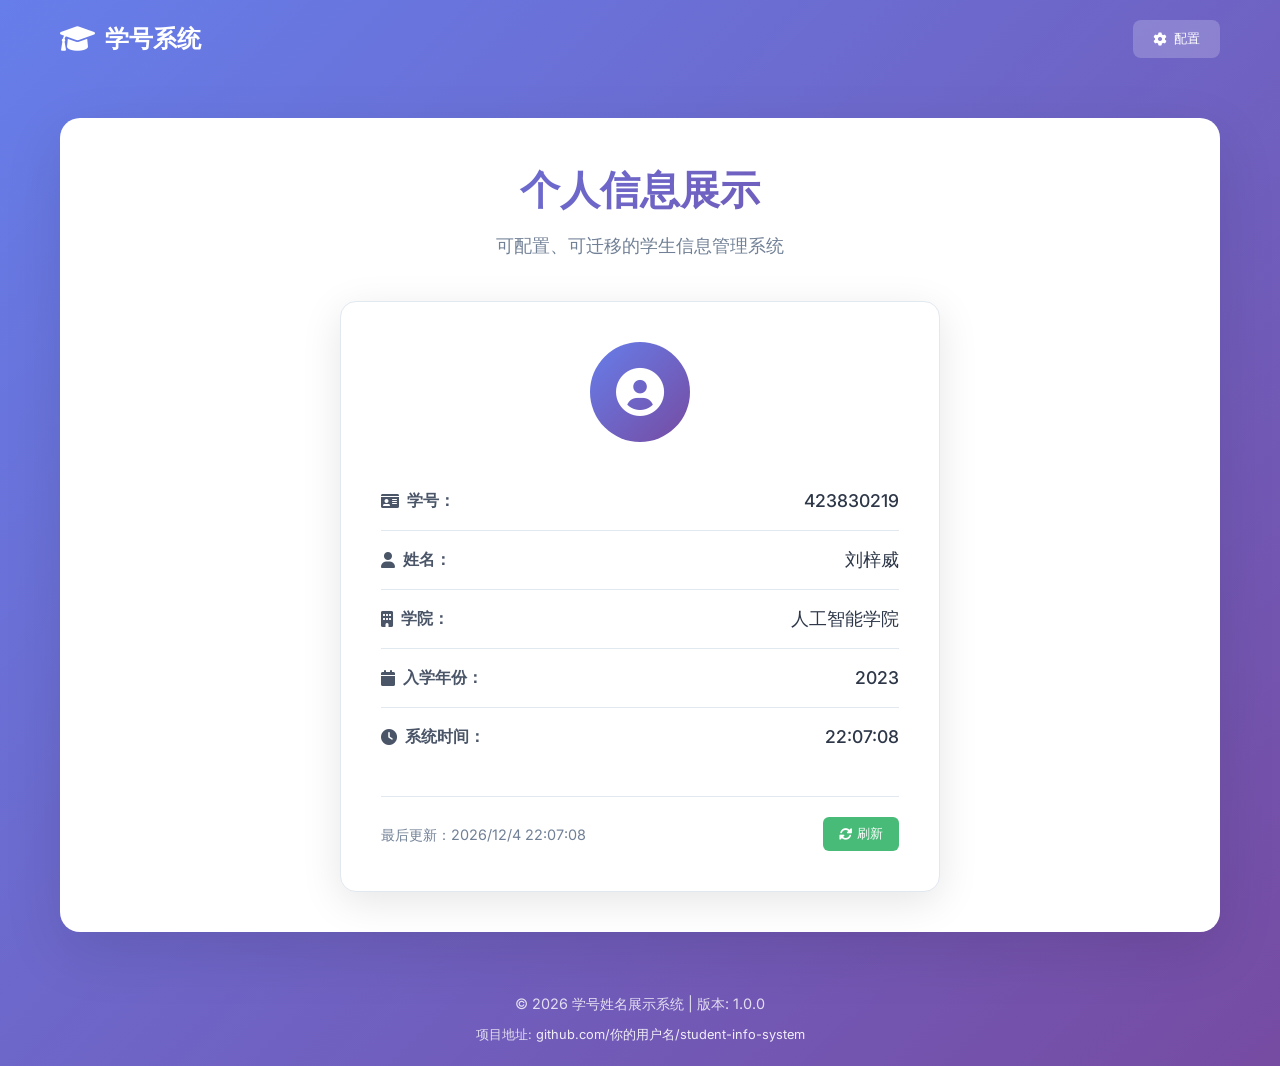
<file: index.html>
<!DOCTYPE html>
<html>
<head>
    <meta http-equiv="refresh" content="0; url=frontend/index.html">
    <title>跳转到学号姓名展示</title>
</head>
<body>
    <p>正在跳转到学号姓名展示页面...</p>
    <p>如果没有自动跳转，<a href="frontend/index.html">请点击这里</a></p>
</body>
</html>
</file>
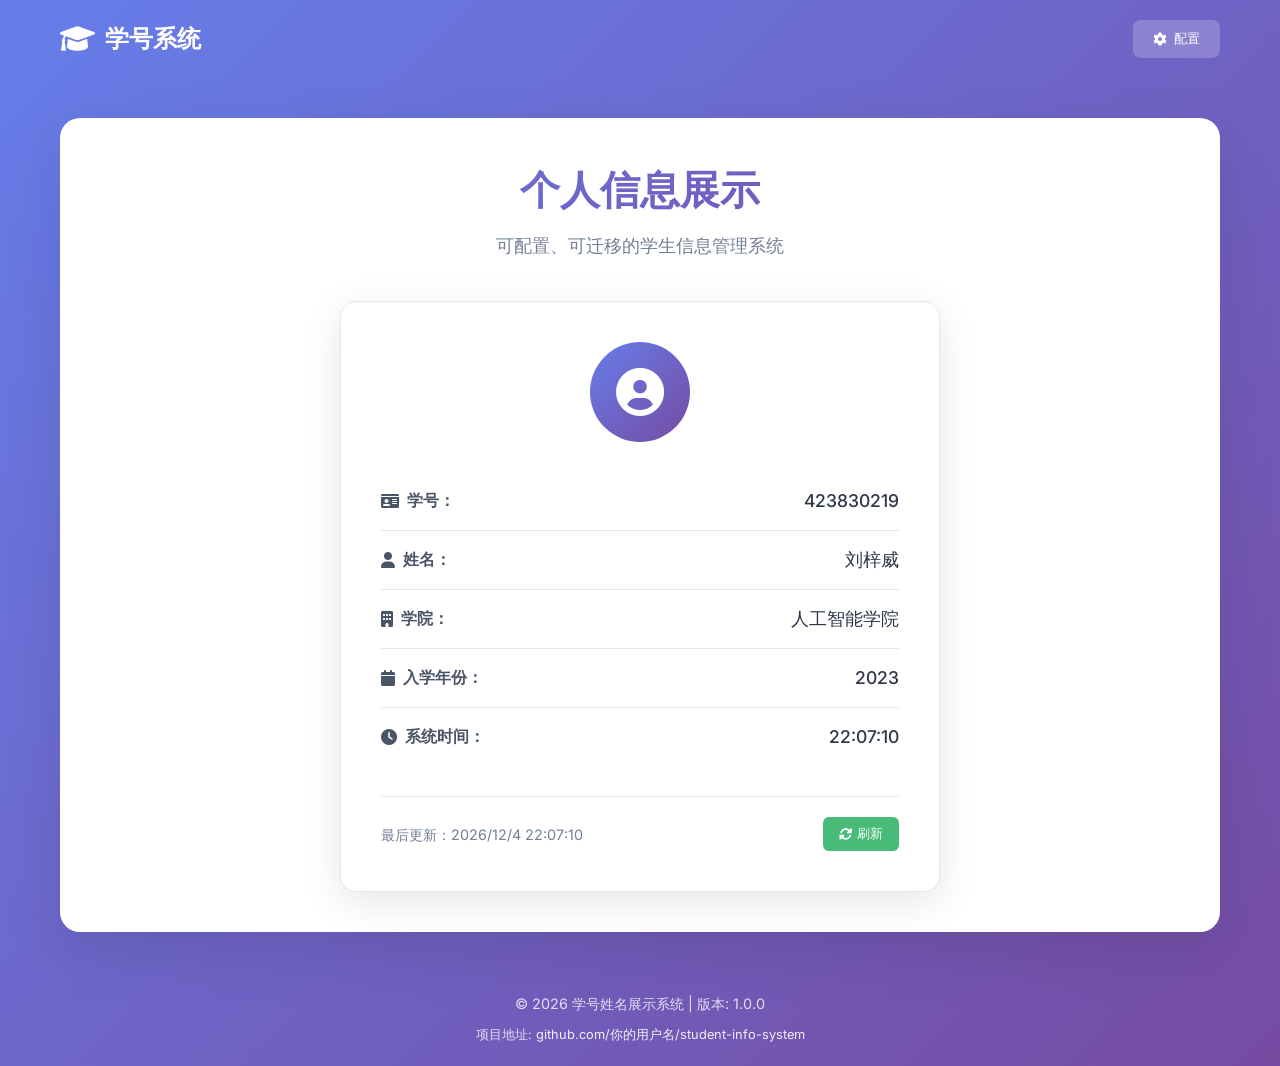
<file: frontend/index.html>
<!DOCTYPE html>
<html lang="zh-CN">
<head>
    <meta charset="UTF-8">
    <meta name="viewport" content="width=device-width, initial-scale=1.0">
    <title>学号姓名展示系统</title>
    <link rel="stylesheet" href="css/style.css">
    <link rel="stylesheet" href="https://cdnjs.cloudflare.com/ajax/libs/font-awesome/6.0.0/css/all.min.css">
    <link href="https://fonts.googleapis.com/css2?family=Inter:wght@300;400;600&display=swap" rel="stylesheet">
</head>
<body>
    <div class="container">
        <!-- 导航栏 -->
        <nav class="navbar">
            <div class="logo">
                <i class="fas fa-graduation-cap"></i>
                <span>学号系统</span>
            </div>
            <div class="nav-controls">
                <button class="btn-config" onclick="openConfig()">
                    <i class="fas fa-cog"></i> 配置
                </button>
            </div>
        </nav>

        <!-- 主要内容 -->
        <main>
            <section class="hero-section">
                <h1>个人信息展示</h1>
                <p class="subtitle">可配置、可迁移的学生信息管理系统</p>

                <div class="info-card">
                    <div class="avatar">
                        <i class="fas fa-user-circle"></i>
                    </div>

                    <div class="info-content">
                        <div class="info-row">
                            <span class="label"><i class="fas fa-id-card"></i> 学号：</span>
                            <span class="value" id="studentId">423830219</span>
                        </div>

                        <div class="info-row">
                            <span class="label"><i class="fas fa-user"></i> 姓名：</span>
                            <span class="value" id="studentName">刘梓威</span>
                        </div>

                        <div class="info-row">
                            <span class="label"><i class="fas fa-building"></i> 学院：</span>
                            <span class="value" id="studentDepartment">人工智能学院</span>
                        </div>

                        <div class="info-row">
                            <span class="label"><i class="fas fa-calendar"></i> 入学年份：</span>
                            <span class="value" id="enrollmentYear">2023</span>
                        </div>

                        <div class="info-row">
                            <span class="label"><i class="fas fa-clock"></i> 系统时间：</span>
                            <span class="value" id="currentTime">--:--:--</span>
                        </div>
                    </div>

                    <div class="card-footer">
                        <span>最后更新：<span id="lastUpdate">--</span></span>
                        <button class="btn-refresh" onclick="refreshData()">
                            <i class="fas fa-sync-alt"></i> 刷新
                        </button>
                    </div>
                </div>
            </section>

            <!-- 配置面板（默认隐藏） -->
            <div class="config-modal" id="configModal">
                <div class="modal-content">
                    <div class="modal-header">
                        <h2><i class="fas fa-sliders-h"></i> 系统配置</h2>
                        <button class="btn-close" onclick="closeConfig()">
                            <i class="fas fa-times"></i>
                        </button>
                    </div>

                    <div class="modal-body">
                        <div class="form-group">
                            <label for="configStudentId">
                                <i class="fas fa-id-badge"></i> 学号
                            </label>
                            <input type="text" id="configStudentId"
                                   placeholder="请输入学号"
                                   value="423830219">
                        </div>

                        <div class="form-group">
                            <label for="configStudentName">
                                <i class="fas fa-signature"></i> 姓名
                            </label>
                            <input type="text" id="configStudentName"
                                   placeholder="请输入姓名"
                                   value="刘梓威">
                        </div>

                        <div class="form-group">
                            <label for="configDepartment">
                                <i class="fas fa-university"></i> 学院
                            </label>
                            <input type="text" id="configDepartment"
                                   placeholder="请输入学院"
                                   value="人工智能学院">
                        </div>

                        <div class="form-group">
                            <label for="configTheme">
                                <i class="fas fa-palette"></i> 主题颜色
                            </label>
                            <select id="configTheme">
                                <option value="blue">蓝色主题</option>
                                <option value="green">绿色主题</option>
                                <option value="purple">紫色主题</option>
                                <option value="dark">深色主题</option>
                            </select>
                        </div>

                        <div class="form-group">
                            <label>
                                <i class="fas fa-redo"></i> 自动刷新
                                <label class="switch">
                                    <input type="checkbox" id="configAutoRefresh" checked>
                                    <span class="slider"></span>
                                </label>
                            </label>
                        </div>
                    </div>

                    <div class="modal-footer">
                        <button class="btn btn-secondary" onclick="closeConfig()">
                            取消
                        </button>
                        <button class="btn btn-primary" onclick="saveConfig()">
                            <i class="fas fa-save"></i> 保存配置
                        </button>
                        <button class="btn btn-success" onclick="exportConfig()">
                            <i class="fas fa-download"></i> 导出配置
                        </button>
                    </div>
                </div>
            </div>
        </main>

        <!-- 页脚 -->
        <footer>
            <p>© 2026 学号姓名展示系统 | 版本: <span id="appVersion">1.0.0</span></p>
            <p class="build-info">
                项目地址: <a href="https://github.com/你的用户名/student-info-system" target="_blank">
                    github.com/你的用户名/student-info-system
                </a>
            </p>
        </footer>
    </div>

    <!-- JavaScript 文件 -->
    <script src="js/config.js"></script>
    <script src="js/main.js"></script>
</body>
</html>
</file>
<file: frontend/css/style.css>
/* 全局样式 */
* {
    margin: 0;
    padding: 0;
    box-sizing: border-box;
}

body {
    font-family: 'Inter', -apple-system, BlinkMacSystemFont, sans-serif;
    background: linear-gradient(135deg, #667eea 0%, #764ba2 100%);
    min-height: 100vh;
    color: #333;
    line-height: 1.6;
}

.container {
    max-width: 1200px;
    margin: 0 auto;
    padding: 0 20px;
}

/* 导航栏 */
.navbar {
    display: flex;
    justify-content: space-between;
    align-items: center;
    padding: 20px 0;
    margin-bottom: 40px;
}

.logo {
    display: flex;
    align-items: center;
    gap: 10px;
    font-size: 24px;
    font-weight: 600;
    color: white;
}

.logo i {
    font-size: 28px;
}

.nav-controls {
    display: flex;
    gap: 15px;
}

.btn-config {
    background: rgba(255, 255, 255, 0.2);
    color: white;
    border: none;
    padding: 10px 20px;
    border-radius: 8px;
    cursor: pointer;
    display: flex;
    align-items: center;
    gap: 8px;
    transition: background 0.3s;
}

.btn-config:hover {
    background: rgba(255, 255, 255, 0.3);
}

/* 主要内容 */
main {
    background: white;
    border-radius: 20px;
    padding: 40px;
    box-shadow: 0 20px 60px rgba(0, 0, 0, 0.1);
    margin-bottom: 40px;
}

.hero-section {
    text-align: center;
}

.hero-section h1 {
    font-size: 2.5rem;
    color: #2d3748;
    margin-bottom: 10px;
    background: linear-gradient(135deg, #667eea 0%, #764ba2 100%);
    -webkit-background-clip: text;
    -webkit-text-fill-color: transparent;
}

.subtitle {
    color: #718096;
    font-size: 1.1rem;
    margin-bottom: 40px;
}

/* 信息卡片 */
.info-card {
    max-width: 600px;
    margin: 0 auto;
    background: white;
    border-radius: 16px;
    padding: 40px;
    box-shadow: 0 10px 40px rgba(0, 0, 0, 0.1);
    border: 1px solid #e2e8f0;
    transition: transform 0.3s ease;
}

.info-card:hover {
    transform: translateY(-5px);
}

.avatar {
    width: 100px;
    height: 100px;
    margin: 0 auto 30px;
    background: linear-gradient(135deg, #667eea 0%, #764ba2 100%);
    border-radius: 50%;
    display: flex;
    align-items: center;
    justify-content: center;
    font-size: 48px;
    color: white;
}

.info-content {
    margin-bottom: 30px;
}

.info-row {
    display: flex;
    justify-content: space-between;
    align-items: center;
    padding: 15px 0;
    border-bottom: 1px solid #e2e8f0;
}

.info-row:last-child {
    border-bottom: none;
}

.label {
    font-weight: 600;
    color: #4a5568;
    display: flex;
    align-items: center;
    gap: 8px;
}

.value {
    font-size: 1.1rem;
    font-weight: 500;
    color: #2d3748;
}

.card-footer {
    display: flex;
    justify-content: space-between;
    align-items: center;
    padding-top: 20px;
    border-top: 1px solid #e2e8f0;
    color: #718096;
    font-size: 0.9rem;
}

.btn-refresh {
    background: #48bb78;
    color: white;
    border: none;
    padding: 8px 16px;
    border-radius: 6px;
    cursor: pointer;
    display: flex;
    align-items: center;
    gap: 5px;
    transition: background 0.3s;
}

.btn-refresh:hover {
    background: #38a169;
}

/* 配置模态框 */
.config-modal {
    display: none;
    position: fixed;
    top: 0;
    left: 0;
    width: 100%;
    height: 100%;
    background: rgba(0, 0, 0, 0.5);
    z-index: 1000;
    align-items: center;
    justify-content: center;
}

.config-modal.active {
    display: flex;
}

.modal-content {
    background: white;
    border-radius: 16px;
    width: 90%;
    max-width: 500px;
    max-height: 80vh;
    overflow-y: auto;
    box-shadow: 0 20px 60px rgba(0, 0, 0, 0.3);
}

.modal-header {
    display: flex;
    justify-content: space-between;
    align-items: center;
    padding: 20px 30px;
    border-bottom: 1px solid #e2e8f0;
}

.modal-header h2 {
    color: #2d3748;
    display: flex;
    align-items: center;
    gap: 10px;
}

.btn-close {
    background: none;
    border: none;
    font-size: 20px;
    color: #718096;
    cursor: pointer;
    padding: 5px;
    border-radius: 4px;
    transition: background 0.3s;
}

.btn-close:hover {
    background: #f7fafc;
}

.modal-body {
    padding: 30px;
}

.form-group {
    margin-bottom: 25px;
}

.form-group label {
    display: block;
    margin-bottom: 8px;
    font-weight: 600;
    color: #4a5568;
    display: flex;
    align-items: center;
    gap: 8px;
}

.form-group input[type="text"],
.form-group select {
    width: 100%;
    padding: 12px 16px;
    border: 2px solid #e2e8f0;
    border-radius: 8px;
    font-size: 16px;
    transition: border-color 0.3s;
}

.form-group input[type="text"]:focus,
.form-group select:focus {
    outline: none;
    border-color: #667eea;
}

/* 开关样式 */
.switch {
    position: relative;
    display: inline-block;
    width: 60px;
    height: 34px;
    margin-left: 15px;
}

.switch input {
    opacity: 0;
    width: 0;
    height: 0;
}

.slider {
    position: absolute;
    cursor: pointer;
    top: 0;
    left: 0;
    right: 0;
    bottom: 0;
    background-color: #cbd5e0;
    transition: .4s;
    border-radius: 34px;
}

.slider:before {
    position: absolute;
    content: "";
    height: 26px;
    width: 26px;
    left: 4px;
    bottom: 4px;
    background-color: white;
    transition: .4s;
    border-radius: 50%;
}

input:checked + .slider {
    background-color: #48bb78;
}

input:checked + .slider:before {
    transform: translateX(26px);
}

.modal-footer {
    display: flex;
    justify-content: flex-end;
    gap: 15px;
    padding: 20px 30px;
    border-top: 1px solid #e2e8f0;
}

.btn {
    padding: 10px 20px;
    border: none;
    border-radius: 8px;
    font-size: 16px;
    font-weight: 500;
    cursor: pointer;
    display: flex;
    align-items: center;
    gap: 8px;
    transition: all 0.3s;
    min-width: 120px;
    justify-content: center;
}

.btn-primary {
    background: #667eea;
    color: white;
}

.btn-primary:hover {
    background: #5a67d8;
    transform: translateY(-2px);
}

.btn-secondary {
    background: #a0aec0;
    color: white;
}

.btn-secondary:hover {
    background: #718096;
}

.btn-success {
    background: #48bb78;
    color: white;
}

.btn-success:hover {
    background: #38a169;
}

/* 页脚 */
footer {
    text-align: center;
    padding: 20px 0;
    color: rgba(255, 255, 255, 0.8);
    font-size: 0.9rem;
}

.build-info {
    margin-top: 10px;
    font-size: 0.8rem;
}

.build-info a {
    color: rgba(255, 255, 255, 0.9);
    text-decoration: none;
}

.build-info a:hover {
    text-decoration: underline;
}

/* 响应式设计 */
@media (max-width: 768px) {
    .navbar {
        flex-direction: column;
        gap: 20px;
    }

    .hero-section h1 {
        font-size: 2rem;
    }

    .info-card {
        padding: 20px;
    }

    .modal-content {
        width: 95%;
    }

    .modal-footer {
        flex-direction: column;
    }

    .btn {
        width: 100%;
    }
}
</file>
